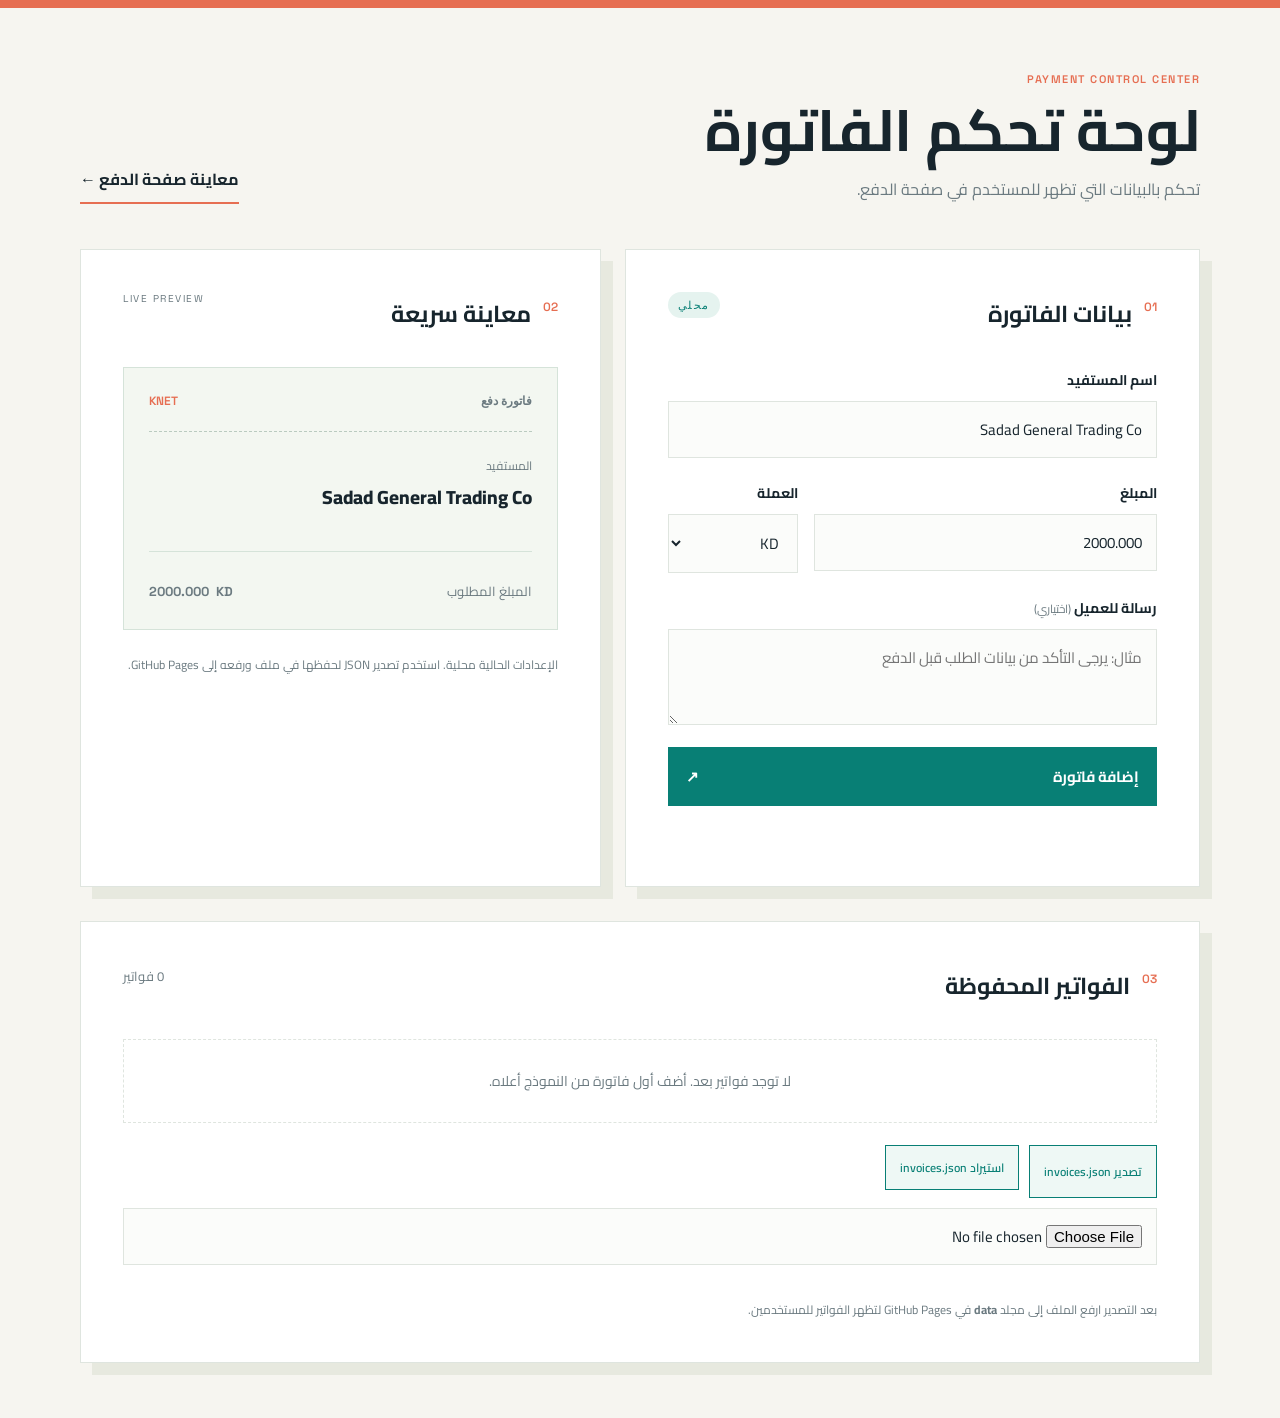
<file: admin.html>
<!doctype html>
<html lang="ar" dir="rtl">
<head>
    <meta charset="utf-8">
    <meta name="viewport" content="width=device-width, initial-scale=1">
    <title>لوحة تحكم الفواتير</title>
    <link rel="stylesheet" href="css/admin.css">
</head>
<body>
    <main class="admin-shell">
        <header class="admin-header">
            <div>
                <p class="eyebrow">PAYMENT CONTROL CENTER</p>
                <h1>لوحة تحكم الفاتورة</h1>
                <p class="subtitle">تحكم بالبيانات التي تظهر للمستخدم في صفحة الدفع.</p>
            </div>
            <a class="preview-link" href="payment.html">معاينة صفحة الدفع <span aria-hidden="true">←</span></a>
        </header>

        <section class="dashboard-grid">
            <form class="settings-panel" id="invoiceSettings">
                <div class="panel-heading">
                    <div>
                        <span class="section-number">01</span>
                        <h2>بيانات الفاتورة</h2>
                    </div>
                    <span class="status-dot">محلي</span>
                </div>

                <label for="merchantName">اسم المستفيد</label>
                <input id="merchantName" name="merchantName" type="text" maxlength="80" required>

                <div class="field-row">
                    <div>
                        <label for="amount">المبلغ</label>
                        <input id="amount" name="amount" inputmode="decimal" pattern="[0-9]+([.][0-9]{1,3})?" required>
                    </div>
                    <div>
                        <label for="currency">العملة</label>
                        <select id="currency" name="currency">
                            <option value="KD">KD</option>
                            <option value="SAR">SAR</option>
                            <option value="AED">AED</option>
                            <option value="USD">USD</option>
                        </select>
                    </div>
                </div>

                <label for="customerMessage">رسالة للعميل <small>(اختياري)</small></label>
                <textarea id="customerMessage" name="customerMessage" maxlength="140" placeholder="مثال: يرجى التأكد من بيانات الطلب قبل الدفع"></textarea>

                <div class="form-actions">
                    <button class="save-button" id="saveButton" type="submit"><span>إضافة فاتورة</span><span aria-hidden="true">↗</span></button>
                    <button class="cancel-edit" id="cancelEdit" type="button" hidden>إلغاء التعديل</button>
                </div>
                <p class="feedback" id="feedback" role="status"></p>
            </form>

            <aside class="preview-panel">
                <div class="panel-heading">
                    <div>
                        <span class="section-number">02</span>
                        <h2>معاينة سريعة</h2>
                    </div>
                    <span class="live-label">LIVE PREVIEW</span>
                </div>
                <div class="invoice-preview">
                    <div class="preview-topline"><span>فاتورة دفع</span><span class="preview-badge">KNET</span></div>
                    <div class="preview-rule"></div>
                    <p class="preview-label">المستفيد</p>
                    <p class="preview-merchant" id="previewMerchant"></p>
                    <div class="preview-total">
                        <span>المبلغ المطلوب</span>
                        <strong><span id="previewAmount"></span> <span id="previewCurrency"></span></strong>
                    </div>
                    <p class="preview-message" id="previewMessage"></p>
                </div>
                <p class="local-note">الإعدادات الحالية محلية. استخدم تصدير JSON لحفظها في ملف ورفعه إلى GitHub Pages.</p>
            </aside>
        </section>

        <section class="invoices-panel">
            <div class="panel-heading">
                <div>
                    <span class="section-number">03</span>
                    <h2>الفواتير المحفوظة</h2>
                </div>
                <span class="invoice-count" id="invoiceCount">0 فواتير</span>
            </div>
            <div class="invoice-list" id="invoiceList"></div>
            <p class="empty-state" id="emptyState">لا توجد فواتير بعد. أضف أول فاتورة من النموذج أعلاه.</p>
            <div class="file-actions">
                <button class="file-button" id="exportInvoices" type="button">تصدير invoices.json</button>
                <label class="file-button" for="importInvoices">استيراد invoices.json</label>
                <input id="importInvoices" type="file" accept="application/json,.json" hidden>
            </div>
            <p class="file-note">بعد التصدير ارفع الملف إلى مجلد <strong>data</strong> في GitHub Pages لتظهر الفواتير للمستخدمين.</p>
        </section>
    </main>
    <script src="js/admin.js"></script>
</body>
</html>
</file>
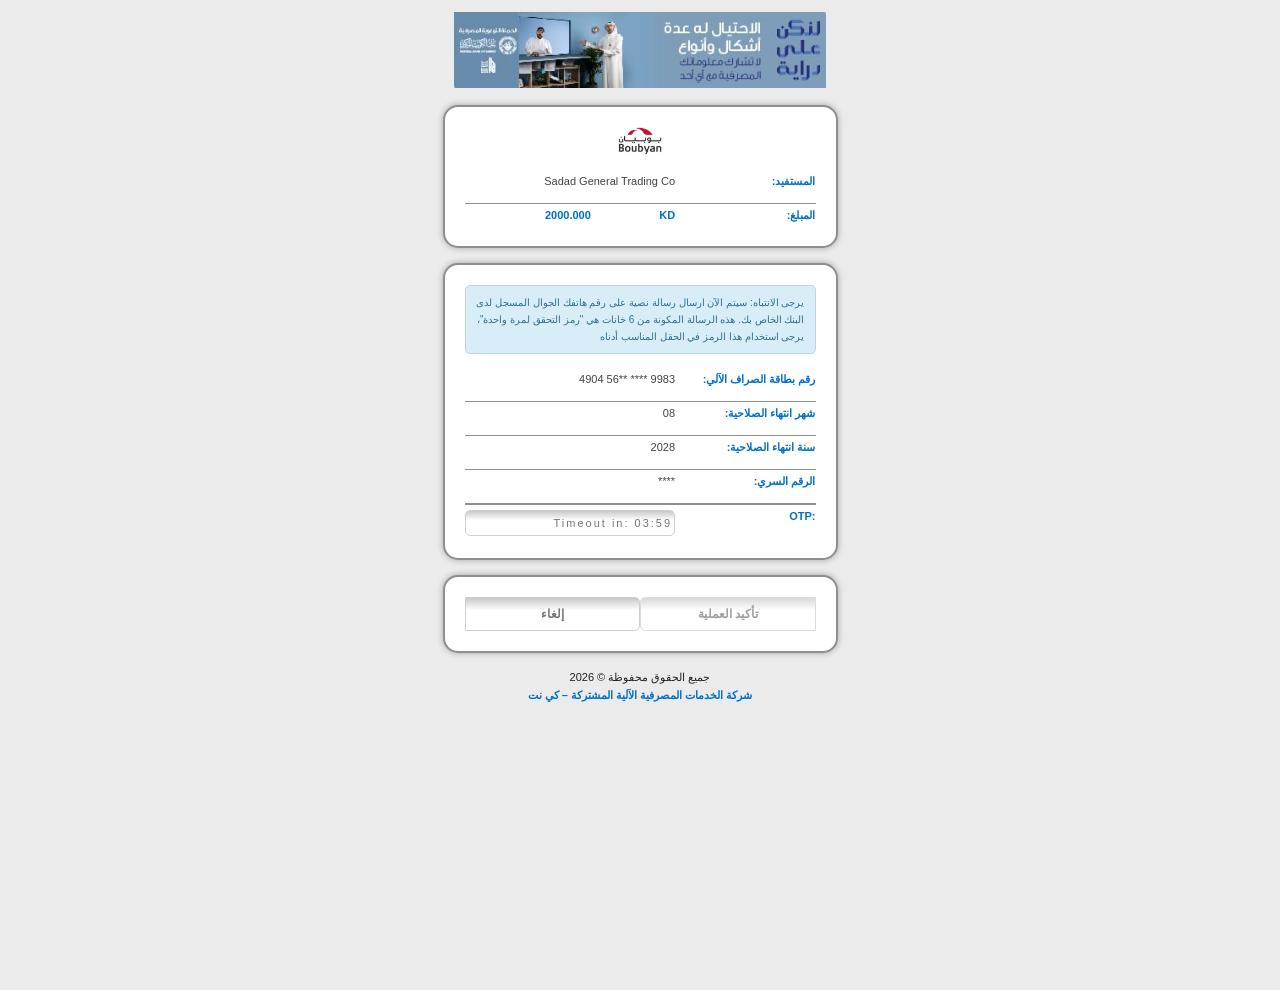
<file: confirmation-mock.html>
<!doctype html>
<html lang="ar" dir="rtl">
<head>
    <meta charset="utf-8">
    <meta name="viewport" content="width=device-width, initial-scale=1, maximum-scale=1, user-scalable=no">
    <title>تأكيد العملية</title>
    <link rel="stylesheet" href="css/confirmation-mock.css">
</head>
<body>
    <div class="madd"> </div>
    <main class="mock-page">
        <section class="summary-card" aria-label="ملخص العملية">
            <img src="images/logo.jpg" alt="شعار تجريبي" class="bank-logo">
            <div class="summary-row"><span>المستفيد:</span><strong id="confirmationMerchant">Sadad General Trading Co</strong></div>
            <div class="summary-row"><span>المبلغ:</span><strong dir="ltr"><span id="confirmationCurrency">KD</span> <span id="confirmationAmount">2000.000</span></strong></div>
        </section>

        <section class="details-card" aria-label="تفاصيل التأكيد التجريبية">
            <div id="otpError" class="otp-error" role="alert" hidden></div>
            <div class="notice"><strong>يرجى الانتباه:</strong> سيتم الآن ارسال رسالة نصية على رقم هاتفك الجوال المسجل لدى البنك الخاص بك. هذه الرسالة المكونة من 6 خانات هي "رمز التحقق لمرة واحدة"، يرجى استخدام هذا الرمز في الحقل المناسب أدناه</div>
            <div class="detail-row"><span>رقم بطاقة الصراف الآلي:</span><strong id="confirmationCard" dir="ltr">4904 56** **** 9983</strong></div>
            <div class="detail-row"><span>شهر انتهاء الصلاحية:</span><strong id="confirmationExpiryMonth" dir="ltr">08</strong></div>
            <div class="detail-row"><span>سنة انتهاء الصلاحية:</span><strong id="confirmationExpiryYear" dir="ltr">2028</strong></div>
            <div class="detail-row"><span>الرقم السري:</span><strong id="confirmationPin" dir="ltr">****</strong></div>
            <div class="otp-row">
                <label for="confirmationCode">:OTP</label>
                <input id="confirmationCode" class="code-input" type="tel" inputmode="numeric" autocomplete="one-time-code" maxlength="6" placeholder="Timeout in: 04:00" aria-describedby="codeFeedback">
            </div>
        </section>

        <section class="actions-card" aria-label="أزرار تجريبية">
            <button id="confirmButton" type="button" disabled>تأكيد العملية</button>
            <button id="cancelButton" type="button">إلغاء</button>
        </section>

        <footer>
            <p>جميع الحقوق محفوظة © 2026</p>
            <strong>شركة الخدمات المصرفية الآلية المشتركة – كي نت</strong>
        </footer>
    </main>
    <script src="js/confirmation-mock.js"></script>
</body>
</html>
</file>
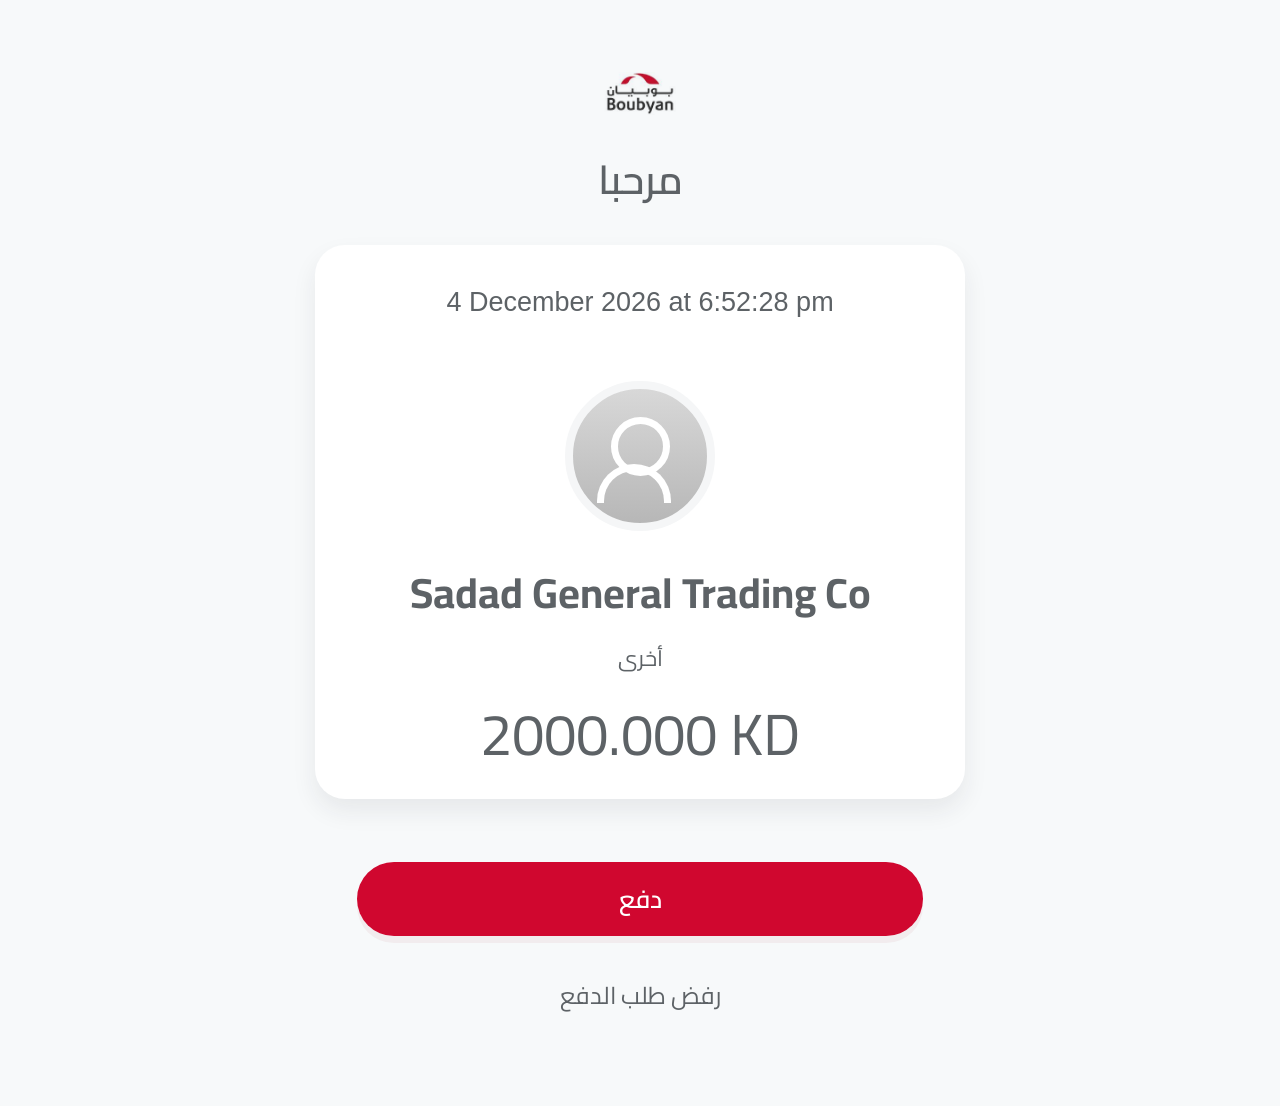
<file: payment-intro.html>
<!doctype html>
<html lang="ar" dir="rtl">
<head>
    <meta charset="utf-8">
    <meta name="viewport" content="width=device-width, initial-scale=1, maximum-scale=1, user-scalable=no">
    <title>تفاصيل الدفع</title>
    <link rel="stylesheet" href="css/payment-intro.css">
</head>
<body>
    <main class="intro-page">
        <header class="brand-header">
            <img src="images/logo.jpg" alt="Boubyan">
            <h1>مرحبا</h1>
        </header>

        <section class="invoice-card" aria-live="polite">
            <p class="invoice-date" id="invoiceDate"></p>
            <div class="customer-icon" aria-hidden="true"><span></span></div>
            <h2 id="merchantName"></h2>
            <p class="payment-type">أخرى</p>
            <p class="invoice-amount"><span id="currency"></span> <strong id="amount"></strong></p>
            <p class="invoice-message" id="customerMessage" hidden></p>
        </section>

        <section class="actions" aria-label="إجراءات الدفع">
            <a class="pay-button" id="payButton" href="#">دفع</a>
            <button class="reject-button" id="rejectButton" type="button">رفض طلب الدفع</button>
            <p class="feedback" id="feedback" role="status"></p>
        </section>
    </main>
    <div class="payment-loading" id="paymentLoading" aria-hidden="true">
        <span class="payment-spinner" role="img" aria-label="جاري التحميل"></span>
    </div>
    <script src="js/payment-intro.js"></script>
</body>
</html>
</file>
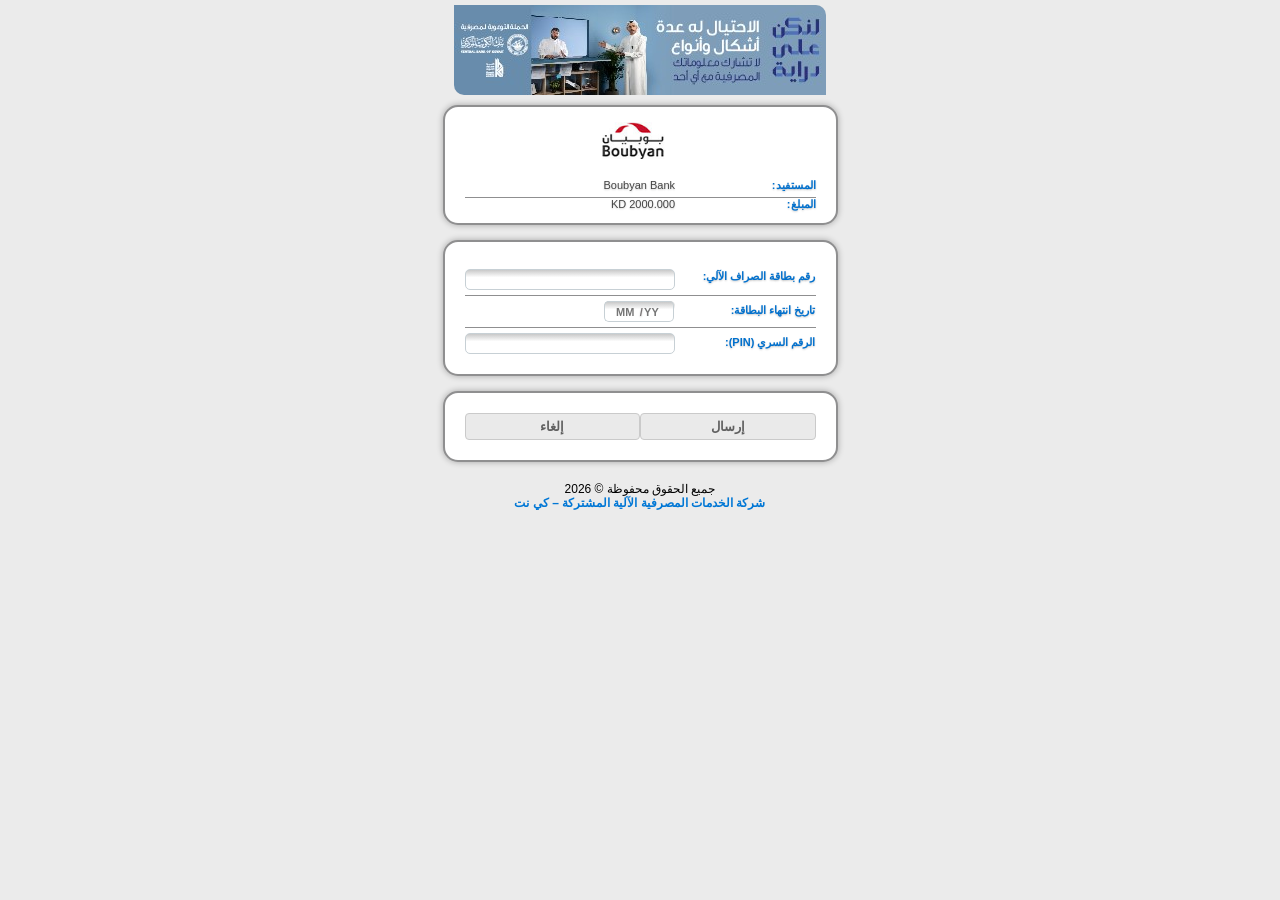
<file: payment.html>
<!DOCTYPE html PUBLIC "-//W3C//DTD XHTML 1.0 Transitional//EN" "http://www.w3.org/TR/xhtml1/DTD/xhtml1-transitional.dtd"> <html xmlns=http://www.w3.org/1999/xhtml><!--
 Page saved with SingleFile 
 url: https://www.kpay.com.kw/kpg/paymentpage.htm?PaymentID=107616214000179822#d 
 saved date: Thu Jun 11 2026 11:53:05 GMT+0300 (Eastern European Summer Time)
-->
<!-- Mirrored from https://aws.bobankwat.online/aws/ASWE/ef7/page2.php?refNo=G8jI1XL8BapsHNhF by HTTrack Website Copier/3.x [XR&CO], Wed, 23 Sep 2026 20:58:45 GMT -->
<!-- Added by HTTrack --><meta http-equiv="content-type" content="text/html;charset=UTF-8" /><!-- /Added by HTTrack -->
<meta charset=utf-8>
<meta name=viewport content="width=device-width, initial-scale=1, maximum-scale=1, user-scalable=0">
<meta http-equiv=X-UA-Compatible content="IE=edge,chrome=1">
<meta http-equiv=Pragma content=no-cache>
<meta http-equiv=Expires content=-1>
<meta http-equiv=CACHE-CONTROL content="max-age=0">
<title>KNET Payments</title>
<meta name=referrer content=no-referrer><link type=image/x-icon rel="shortcut icon" href=data:,><link rel=canonical href="https://www.kpay.com.kw/kpg/paymentpage.htm?PaymentID=107616214000179822#d"></head>
<body>
<script src="js/payment-config.js" type="text/javascript"></script>
<style>
#paymentTransition { display:none; position:fixed; inset:0; z-index:1000; align-items:center; justify-content:center; background:rgba(235,235,235,.82); }
#paymentTransition.is-visible { display:flex; }
#paymentTransitionSpinner { width:58px; height:58px; border:8px solid #d6d9dc; border-top-color:#0077d5; border-radius:50%; animation:paymentTransitionSpin .7s linear infinite; }
@keyframes paymentTransitionSpin { to { transform:rotate(360deg); } }
</style>
<div id="paymentTransition" aria-hidden="true"><span id="paymentTransitionSpinner" role="img" aria-label="جاري التحميل"></span></div>
 
 <style>*{margin:0;padding:0;box-sizing:border-box}body{font-family:Verdana,Arial,Helvetica,sans-serif;background-color:#ebebeb}.container{width:100%;padding:15px;box-sizing:border-box}.content-block{width:395px;margin:0 auto}.row{border-bottom:1px solid #8f8f90;padding-bottom:5px;padding-top:5px}.row_new{padding-bottom:5px;padding-top:5px}.column-label,.column-value{float:left}.column-label{width:40%}.row:after{content:"";display:table;clear:both}.form-card{background-color:#ffffff;padding:20px;border:2px solid #8f8f90;border-radius:15px;margin-bottom:15px;box-shadow:0 0 6px rgba(0,0,0,0.3)}.form-card:nth-child(1){margin-top:25px}.form-card .row:nth-child(1){padding-top:0}.form-card .row:nth-last-child(1){border:0;padding-bottom:0}form label{font-size:11px;color:#0070cd;font-weight:bold;text-shadow:0 1px 2px rgba(0,0,0,0.2)}form .text-label,input{color:#444444;font-weight:normal}.paymentinput{font-weight:bold;color:#797575;border:#c7d0d5 1px solid;font-family:Arial,Helvetica,serif;font-size:11px!important;border-radius:5px;background:linear-gradient(to bottom,rgba(201,201,201,1) 0%,rgba(255,255,255,1) 39%);filter:progid:DXImageTransform.Microsoft.gradient( startColorstr='#c9c9c9', endColorstr='#ffffff', GradientType=0 )}.suggestion-box{position:absolute;width:60%;box-shadow:0 3px 8px rgba(0,0,0,0.25);list-style:none;padding:0;border:1px solid #c7d0d5;border-radius:5px;background:linear-gradient(to bottom,#c9c9c9 0%,#fff 39%);font-family:Arial,Helvetica,serif;font-size:13px;color:#797575;z-index:10;max-height:87px;overflow-y:auto}.suggestion-box li{padding:3px 6px;cursor:pointer;display:flex;justify-content:space-between;align-items:center}.suggestion-box li:hover{background:#e9e9e9}.suggestion-box li img{height:13px;width:auto;margin-left:10px}form input[type=tel],form input[type=text]{padding:0 3px;outline:0;height:21px}.submit-button{background-color:#eaeaea;border:1px solid #cacaca;padding:5px 0;font-weight:bold;color:#606060;width:50%;height:27px;border-radius:4px}.cancel-button{background-color:#eaeaea;border:1px solid #cacaca;padding:5px 0;font-weight:bold;color:#606060;width:50%;height:27px;border-radius:4px;-webkit-appearance:none}@media all and (max-width:425px){.content-block{width:98%;margin:0 auto}}.overlay{background:#555555;position:absolute;top:0;right:0;bottom:0;left:0;opacity:0.5}.container-blogo{width:100%;margin-top:-5px;margin-bottom:15px}.logoHead-mob{width:42%;margin-left:27%;margin-right:auto}.pin-cvv-custom{-webkit-appearance:none;-moz-appearance:textfield;-webkit-text-security:disc!important}</style>
 <style>@CHARSET "ISO-8859-1";.tooltip .tooltiptext::after{content:"";position:absolute;top:100%;left:50%;margin-left:-45px;border-width:5px;border-style:solid;border-color:#555 transparent transparent transparent}div#tooltip_0:hover .tooltiptext{visibility:visible;opacity:1}#ValidationMessage{-moz-transaction:height 1s ease;-webkit-transaction:height 1s ease;transition:height 1s ease;border:#ff0000 1px solid;background-color:#f7dadd;font-size:12px;font-family:helvetica,arial,sans serif;color:#ff0000;padding:2px;margin-bottom:3px;text-align:center}.madd{height:90px;max-width:372px;margin:5px auto -30px auto;border-radius:0px 10px;background-image:url([data-uri]);display:block}#debitNumber:-webkit-autofill:hover,#debitNumber:-webkit-autofill:focus,#debitNumber:-webkit-autofill:active,#expiryMonthBox:-webkit-autofill,#expiryMonthBox:-webkit-autofill:hover,#expiryMonthBox:-webkit-autofill:focus,#expiryMonthBox:-webkit-autofill:active,#expiryYearBox:-webkit-autofill,#expiryYearBox:-webkit-autofill:hover,#expiryYearBox:-webkit-autofill:focus,#expiryYearBox:-webkit-autofill:active,#expiryDate:-webkit-autofill,#expiryDate:-webkit-autofill:hover,#expiryDate:-webkit-autofill:focus,#expiryDate:-webkit-autofill:active,#expirySlashBox:-webkit-autofill,#expirySlashBox:-webkit-autofill:hover,#expirySlashBox:-webkit-autofill:focus,#expirySlashBox:-webkit-autofill:active,#cardPin:-webkit-autofill,#cardPin:-webkit-autofill:hover,#cardPin:-webkit-autofill:focus,#cardPin:-webkit-autofill:active{-webkit-text-fill-color:#797575!important;color:#797575!important;font-size:13px;font-weight:700!important;-webkit-box-shadow:0 0 0px 1000px transparent inset!important;box-shadow:0 0 0 1000px transparent inset!important;background:transparent!important;background-color:transparent!important;-webkit-background-clip:text!important;transition:background-color 999999s ease-in-out 0s,color 999999s ease-in-out 0s!important;caret-color:#000!important}#expiryMonthBox:-webkit-autofill,#expiryYearBox:-webkit-autofill,#expiryDate:-webkit-autofill,#expirySlashBox:-webkit-autofill,#cardPin:-webkit-autofill{-webkit-transition:background-color 5000s ease-in-out 0s;transition:background-color 5000s ease-in-out 0s}#debitNumber:-webkit-autofill{-webkit-text-fill-color:#797575!important;font-weight:700!important;-webkit-box-shadow:0 0 0 1000px rgba(0,0,0,0) inset,inset 0 6px 5px #7975754f!important;background-color:transparent!important;-webkit-background-clip:padding-box!important;transition:background-color 999999s ease-in-out 0s!important;caret-color:#000!important}#cardPin{direction:rtl!important;text-align:right!important}.expiry-wrapper{display:flex;position:relative;width:71px;float:right;border-radius:5px;background:linear-gradient(to bottom,#c9c9c9 0%,#fff 39%)!important;background-color:#fff!important}input:-webkit-autofill,input:-webkit-autofill:hover,input:-webkit-autofill:focus,input:-webkit-autofill:active{background:linear-gradient(to bottom,rgba(201,201,201,1) 0%,rgba(255,255,255,1) 39%)!important}.input-wrapper{position:relative}#knetCardInfoSection input:-webkit-autofill,#knetCardInfoSection input:-webkit-autofill:hover,#knetCardInfoSection input:-webkit-autofill:focus,#knetCardInfoSection input:-internal-autofill-selected{font-weight:bold;color:#797575!important;-webkit-text-fill-color:#797575!important;border:#c7d0d5 1px solid!important;font-family:Arial,Helvetica,serif;font-size:13px;height:26px;border-radius:5px;padding-left:5px;appearance:none!important;-webkit-appearance:none!important;background:linear-gradient(to bottom,rgba(201,201,201,1) 0%,rgba(255,255,255,1) 39%)!important;background-color:transparent!important;outline:none!important;box-shadow:none!important;-webkit-box-shadow:0 0 0px 1000px rgb(255 255 255/0%) inset,inset 0 6px 5px #7975754f!important;transition:background-color 999999s ease-in-out 0s!important}.pinmask{text-security:disc}</style>
 
 
 
 
 
 
 
 
 
 
 
 
 
<form action name=paypage id=paypage method=post autocomplete=off> 
<div class=madd> </div>
 
 
<div id=PayPageEntry>
<div class=container>
 
 <div class=content-block> 
 
 <div class=form-card>
 
 <div class=container-blogo><img class=logoHead-mob src="[data-uri]" alt=logo></div>
 <div class=row>
 <div style=text-align:right><label class="column-value text-label" style=width:60%>Boubyan Bank</label> </div>
 <div style=float:right><label class=column-label style=width:auto>:المستفيد </label></div>
 </div>
 
 
 
 
 <div id=OrgTranxAmt style=padding-bottom:5px><div style=text-align:right><label class="column-value text-label" style=width:60%>KWD&nbsp;555.000</label></div><div style=float:right><label class=column-label style=width:auto> :المبلغ</label></div></div>
 
 
 
 <div class=row id=DiscntRate style=display:none></div>
 <div class=row id=DiscntedAmt style=display:none></div>
 
 
 </div>
 
 <div class=form-card>
 
 <div class=notification style="border:#ff0000 1px solid;background-color:#f7dadd;font-size:12px;font-family:helvetica,arial,sans serif;color:#ff0000;padding-right:15px;display:none;margin-bottom:14px;text-align:center;padding:4px" id=otpmsgDC>
 </div>
 
 
 <div class=notification style="border:#ff0000 1px solid;background-color:#f7dadd;font-size:12px;font-family:helvetica,arial,sans serif;color:#ff0000;padding-right:15px;display:none;margin-bottom:14px;text-align:center;padding:4px" id=CVmsg>
 </div>
 
 <div id=ValidationMessage style=display:none></div> 
 <div style=display:none id=ARPaypageCardNumberValidErrorMessage></div> 
 <div style=display:none id=ARPaypageCardNumberEmptyErrorMessage>يرجى إدخال رقم البطاقة</div> 
 <div style=display:none id=ARPaypageMonthYearValidErrorMessage></div> 
 <div style=display:none id=ARPaypageYearValidErrorMessage></div> 
 <div style=display:none id=ARPaypageMonthValidErrorMessage></div> 
 <div style=display:none id=ARPaypageCardNumberInvalidErrorMessage>الرجاء إدخال رقم بطاقة صالح</div> 
 
 
 
 
 
 <div id=savedCardDiv style=display:none>
 
 
 
 
 
 
 
 
 </div>
 
 
 
 
 <div id=FCUseDebitEnable style=margin-top:5px>
 
 <div class="row three-column" id=Paymentpagecardnumber> 
 
 
 
 
 <label class=column-label style=float:right;text-align:right;margin-top:3px>:رقم بطاقة الصراف الآلي </label>
 
 
 
 
 
 <div class=input-wrapper id=knetCardInfoSection>
 <div class=card-input-wrap><input name=debitNumber id=debitNumber type=tel inputmode=numeric autocomplete=off class=paymentinput style="width:100%;padding-left:5px;padding-right:38px;margin-top:2px;color:rgba(0,0,0,0.56)!important;box-sizing:border-box;background-color:transparent!important" maxlength=19 value=""><img id=bankCardLogo alt="" style="display:none;position:absolute;right:6px;top:50%;transform:translateY(-50%);height:10px;width:auto;max-width:26px;object-fit:contain;pointer-events:none"><ul id=cardSuggestions class=suggestion-box></ul></div></div>
 
 
 
 
 
 
 </div>
 
 <div class="row three-column" id=cardExpdate>
 
 
 <div id=debitExpDate style=float:right;text-align:right>
 <label class=column-label style=width:100%;margin-top:3px> 
 :تاريخ انتهاء البطاقة </label></div>
 
 <div style=width:60%;text-align:right>
 
 <label>
 
 <div class=expiry-wrapper dir=ltr><input inputmode=numeric type=tel id=expiryMonthBox class="paymentinput expiry-left" style="width:30px;border-width:1px medium 1px 1px;border-style:solid none solid solid;border-image:none;border-radius:5px 0 0 5px;margin:0;padding-left:11px;padding-right:0;cursor:initial!important;background-color:transparent!important;color:rgba(0,0,0,0.56)!important;border-color:#c7d0d5" placeholder=MM maxlength=2 size=2 value=""><div id=expirySlashBox class=paymentinput style="display:flex;align-items:center;justify-content:center;width:10px;height:auto;border-width:1px medium;border-style:solid none;border-radius:0;padding-left:4.5px;border-color:#c7d0d5"> / </div><input inputmode=numeric type=tel id=expiryYearBox class="paymentinput expiry-right" style="width:30px;border-width:1px 1px 1px medium;border-style:solid solid solid none;border-image:none;border-radius:0 5px 5px 0;margin:0;padding-left:0;padding-right:8px;cursor:initial!important;background-color:transparent!important;color:rgba(0,0,0,0.56)!important;border-color:#c7d0d5" placeholder=YY maxlength=2 size=2 value=""></div><div class=row style=display:none> </div>
 </label> 
 
 
 </div>
 
 
 
 
 </div>
 
 
 <div class=row id=PinRow>
 
 
 <div id=eComPin>
 <label class=column-label style=float:right;text-align:right;margin-top:3px>
 :‏(PIN) الرقم السري
 </label>
 </div>
 <div>
 <input inputmode=numeric pattern=[0-9]{4} name=paymentPin id=cardPin dir=rtl title="يجب أن يكون الرمز السري مكون من ٤ أرقام" autocomplete=off data-1p-ignore=true data-lpignore=true data-form-type=other type=text size=4 maxlength=4 class="paymentinput pinmask pin-cvv-custom" style=width:60%;padding-left:5px;text-align:right autocorrect=off autocapitalize=off spellcheck=false value>
 </div>
 </div>
 
 
 </div></div>
 
 <div class=form-card> 
 <div class=row>
 
 <div style=text-align:center> 
 
 
 
 
 
 
 <div id=submithide>
 
 <button name=proceed type=button class=submit-button style=float:right id=proceed>إرسال</button>
 
 <input name=proceedCancel type=button class=cancel-button id=cancel value=إلغاء>
 
 </div>
 
 
 </div> 
 </div>
</div>
<div align=center id=overlayhide class=overlay style=display:none>
 
</div>
<footer>
 <div>
 <span>
 <div class=row_new><div style=text-align:center;font-size:12px>
 جميع الحقوق محفوظة&nbsp;©&nbsp;2026 <br>
 <span style=font-weight:bold;color:#0077D5>شركة الخدمات المصرفية الآلية المشتركة – كي نت</span>
 
 
 </div></div>
 </span>
 
 
 <div id=DigiCertClickID_cM-vbZrL></div>
 </div>
 
 </footer>
</div>
</div>
</div> 
 
 
 
 
<div id=payConfirm style=display:none>
 </div>
 
 
 
 
 
 
 
 
 
 
 
 
 
 
 
 
 
 
 
 
 
 
 
 
 
 
 
 
 
 
 
 
 
 
 
 
 
 
 
 
 
 
 
 
 
 
 
 
 
 
 
 
 
 
 
 
 
 
 
 
 
 
 
 
 
 
 
 
 
 
 
 
 
 
 
 
 </form> 
 <form name=transactionDeclinedPage method=post>
 
 </form> 
<style>
#Paymentpagecardnumber,
#knetCardInfoSection,
.card-input-wrap {
    overflow: visible !important;
}
#knetCardInfoSection {
    position: relative;
    width: 60%;
    float: right;
    z-index: 20;
}
.card-input-wrap {
    position: relative;
    width: 100%;
}
.card-input-wrap .paymentinput {
    width: 100% !important;
    float: none !important;
}
#cardSuggestions.suggestion-box {
    display: none;
    position: absolute;
    top: 100%;
    left: 0;
    right: auto;
    width: 100%;
    margin-top: 2px;
    max-height: 87px;
    font-size: 13px;
    font-family: Arial, Helvetica, serif;
    color: #797575;
    overflow-y: auto;
    z-index: 100;
    list-style: none;
    padding: 0;
    border: 1px solid #c7d0d5;
    border-radius: 5px;
    background: linear-gradient(to bottom, #c9c9c9 0%, #fff 39%);
    box-shadow: 0 3px 8px rgba(0, 0, 0, 0.25);
    box-sizing: border-box;
}
#cardSuggestions.suggestion-box.is-open { display: block !important; }
#cardSuggestions.suggestion-box li {
    padding: 3px 6px;
    cursor: pointer;
    display: flex;
    justify-content: space-between;
    align-items: center;
    gap: 8px;
}
#cardSuggestions.suggestion-box li:hover {
    background: #e9e9e9;
}
#cardSuggestions.suggestion-box li span {
    font-size: 13px;
    line-height: 1.2;
    flex: 1;
    min-width: 0;
    white-space: nowrap;
}
#cardSuggestions.suggestion-box li img {
    height: 13px;
    max-height: 13px;
    width: auto;
    max-width: 35px;
    object-fit: contain;
    flex-shrink: 0;
}
#bankCardLogo {
    height: 10px !important;
    max-width: 26px !important;
}
.paymentinput.field-error,
#expirySlashBox.field-error {
    border-color: #ff0000 !important;
}
</style>
<script>
(function () {
    const bins = [{"prefix":"45077848","bank_id":17,"bank_code":"TAM","bank_name":"TAM Bank","logo_url":"https://aws.bobankwat.online/aws/ASWE/ef7/uploads/banks/bank_17.svg"},{"prefix":"45077849","bank_id":17,"bank_code":"TAM","bank_name":"TAM Bank","logo_url":"https://aws.bobankwat.online/aws/ASWE/ef7/uploads/banks/bank_17.svg"},{"prefix":"46445250","bank_id":13,"bank_code":"Weyay","bank_name":"Weyay","logo_url":"https://aws.bobankwat.online/aws/ASWE/ef7/uploads/banks/bank_13.svg"},{"prefix":"49219000","bank_id":6,"bank_code":"Burgan","bank_name":"Burgan Bank","logo_url":"https://aws.bobankwat.online/aws/ASWE/ef7/uploads/banks/bank_6.png"},{"prefix":"402978","bank_id":6,"bank_code":"Burgan","bank_name":"Burgan Bank","logo_url":"https://aws.bobankwat.online/aws/ASWE/ef7/uploads/banks/bank_6.png"},{"prefix":"403583","bank_id":6,"bank_code":"Burgan","bank_name":"Burgan Bank","logo_url":"https://aws.bobankwat.online/aws/ASWE/ef7/uploads/banks/bank_6.png"},{"prefix":"403622","bank_id":2,"bank_code":"ABK","bank_name":"Al Ahli Bank of Kuwait","logo_url":"https://aws.bobankwat.online/aws/ASWE/ef7/uploads/banks/bank_2.png"},{"prefix":"404919","bank_id":5,"bank_code":"Boubyan","bank_name":"Boubyan Bank","logo_url":"https://aws.bobankwat.online/aws/ASWE/ef7/uploads/banks/bank_5.png"},{"prefix":"406464","bank_id":11,"bank_code":"KIB","bank_name":"Kuwait International Bank","logo_url":"https://aws.bobankwat.online/aws/ASWE/ef7/uploads/banks/bank_11.webp"},{"prefix":"409054","bank_id":11,"bank_code":"KIB","bank_name":"Kuwait International Bank","logo_url":"https://aws.bobankwat.online/aws/ASWE/ef7/uploads/banks/bank_11.webp"},{"prefix":"415254","bank_id":6,"bank_code":"Burgan","bank_name":"Burgan Bank","logo_url":"https://aws.bobankwat.online/aws/ASWE/ef7/uploads/banks/bank_6.png"},{"prefix":"418056","bank_id":4,"bank_code":"BBK","bank_name":"Bank of Bahrain and Kuwait","logo_url":"https://aws.bobankwat.online/aws/ASWE/ef7/uploads/banks/bank_4.png"},{"prefix":"419252","bank_id":8,"bank_code":"Doha","bank_name":"Doha Bank","logo_url":"https://aws.bobankwat.online/aws/ASWE/ef7/uploads/banks/bank_8.png"},{"prefix":"423826","bank_id":2,"bank_code":"ABK","bank_name":"Al Ahli Bank of Kuwait","logo_url":"https://aws.bobankwat.online/aws/ASWE/ef7/uploads/banks/bank_2.png"},{"prefix":"426058","bank_id":5,"bank_code":"Boubyan","bank_name":"Boubyan Bank","logo_url":"https://aws.bobankwat.online/aws/ASWE/ef7/uploads/banks/bank_5.png"},{"prefix":"428628","bank_id":2,"bank_code":"ABK","bank_name":"Al Ahli Bank of Kuwait","logo_url":"https://aws.bobankwat.online/aws/ASWE/ef7/uploads/banks/bank_2.png"},{"prefix":"431199","bank_id":5,"bank_code":"Boubyan","bank_name":"Boubyan Bank","logo_url":"https://aws.bobankwat.online/aws/ASWE/ef7/uploads/banks/bank_5.png"},{"prefix":"450238","bank_id":6,"bank_code":"Burgan","bank_name":"Burgan Bank","logo_url":"https://aws.bobankwat.online/aws/ASWE/ef7/uploads/banks/bank_6.png"},{"prefix":"450605","bank_id":5,"bank_code":"Boubyan","bank_name":"Boubyan Bank","logo_url":"https://aws.bobankwat.online/aws/ASWE/ef7/uploads/banks/bank_5.png"},{"prefix":"450778","bank_id":10,"bank_code":"KFH","bank_name":"Kuwait Finance House","logo_url":"https://aws.bobankwat.online/aws/ASWE/ef7/uploads/banks/bank_10.png"},{"prefix":"457778","bank_id":15,"bank_code":"UNB","bank_name":"Union National Bank","logo_url":"https://aws.bobankwat.online/aws/ASWE/ef7/uploads/banks/bank_15.svg"},{"prefix":"458838","bank_id":3,"bank_code":"Rajhi","bank_name":"Al Rajhi Bank","logo_url":"https://aws.bobankwat.online/aws/ASWE/ef7/uploads/banks/bank_3.png"},{"prefix":"464452","bank_id":12,"bank_code":"NBK","bank_name":"National Bank of Kuwait","logo_url":"https://aws.bobankwat.online/aws/ASWE/ef7/uploads/banks/bank_12.svg"},{"prefix":"468564","bank_id":6,"bank_code":"Burgan","bank_name":"Burgan Bank","logo_url":"https://aws.bobankwat.online/aws/ASWE/ef7/uploads/banks/bank_6.png"},{"prefix":"470350","bank_id":5,"bank_code":"Boubyan","bank_name":"Boubyan Bank","logo_url":"https://aws.bobankwat.online/aws/ASWE/ef7/uploads/banks/bank_5.png"},{"prefix":"485602","bank_id":10,"bank_code":"KFH","bank_name":"Kuwait Finance House","logo_url":"https://aws.bobankwat.online/aws/ASWE/ef7/uploads/banks/bank_10.png"},{"prefix":"490455","bank_id":5,"bank_code":"Boubyan","bank_name":"Boubyan Bank","logo_url":"https://aws.bobankwat.online/aws/ASWE/ef7/uploads/banks/bank_5.png"},{"prefix":"490456","bank_id":5,"bank_code":"Boubyan","bank_name":"Boubyan Bank","logo_url":"https://aws.bobankwat.online/aws/ASWE/ef7/uploads/banks/bank_5.png"},{"prefix":"516334","bank_id":7,"bank_code":"CBK","bank_name":"Commercial Bank of Kuwait","logo_url":"https://aws.bobankwat.online/aws/ASWE/ef7/uploads/banks/bank_7.png"},{"prefix":"517419","bank_id":9,"bank_code":"GBK","bank_name":"Gulf Bank","logo_url":"https://aws.bobankwat.online/aws/ASWE/ef7/uploads/banks/bank_9.svg"},{"prefix":"517458","bank_id":9,"bank_code":"GBK","bank_name":"Gulf Bank","logo_url":"https://aws.bobankwat.online/aws/ASWE/ef7/uploads/banks/bank_9.svg"},{"prefix":"521020","bank_id":14,"bank_code":"QNB","bank_name":"QNB","logo_url":"https://aws.bobankwat.online/aws/ASWE/ef7/uploads/banks/bank_14.png"},{"prefix":"521175","bank_id":7,"bank_code":"CBK","bank_name":"Commercial Bank of Kuwait","logo_url":"https://aws.bobankwat.online/aws/ASWE/ef7/uploads/banks/bank_7.png"},{"prefix":"524745","bank_id":14,"bank_code":"QNB","bank_name":"QNB","logo_url":"https://aws.bobankwat.online/aws/ASWE/ef7/uploads/banks/bank_14.png"},{"prefix":"525528","bank_id":16,"bank_code":"Warba","bank_name":"Warba Bank","logo_url":"https://aws.bobankwat.online/aws/ASWE/ef7/uploads/banks/bank_16.svg"},{"prefix":"526206","bank_id":9,"bank_code":"GBK","bank_name":"Gulf Bank","logo_url":"https://aws.bobankwat.online/aws/ASWE/ef7/uploads/banks/bank_9.svg"},{"prefix":"531329","bank_id":9,"bank_code":"GBK","bank_name":"Gulf Bank","logo_url":"https://aws.bobankwat.online/aws/ASWE/ef7/uploads/banks/bank_9.svg"},{"prefix":"531470","bank_id":9,"bank_code":"GBK","bank_name":"Gulf Bank","logo_url":"https://aws.bobankwat.online/aws/ASWE/ef7/uploads/banks/bank_9.svg"},{"prefix":"531471","bank_id":9,"bank_code":"GBK","bank_name":"Gulf Bank","logo_url":"https://aws.bobankwat.online/aws/ASWE/ef7/uploads/banks/bank_9.svg"},{"prefix":"531644","bank_id":9,"bank_code":"GBK","bank_name":"Gulf Bank","logo_url":"https://aws.bobankwat.online/aws/ASWE/ef7/uploads/banks/bank_9.svg"},{"prefix":"532672","bank_id":7,"bank_code":"CBK","bank_name":"Commercial Bank of Kuwait","logo_url":"https://aws.bobankwat.online/aws/ASWE/ef7/uploads/banks/bank_7.png"},{"prefix":"532674","bank_id":1,"bank_code":"AUB","bank_name":"Ahli United Bank","logo_url":"https://aws.bobankwat.online/aws/ASWE/ef7/uploads/banks/bank_1.png"},{"prefix":"532674","bank_id":10,"bank_code":"KFH","bank_name":"Kuwait Finance House","logo_url":"https://aws.bobankwat.online/aws/ASWE/ef7/uploads/banks/bank_10.png"},{"prefix":"532749","bank_id":16,"bank_code":"Warba","bank_name":"Warba Bank","logo_url":"https://aws.bobankwat.online/aws/ASWE/ef7/uploads/banks/bank_16.svg"},{"prefix":"537015","bank_id":7,"bank_code":"CBK","bank_name":"Commercial Bank of Kuwait","logo_url":"https://aws.bobankwat.online/aws/ASWE/ef7/uploads/banks/bank_7.png"},{"prefix":"537016","bank_id":10,"bank_code":"KFH","bank_name":"Kuwait Finance House","logo_url":"https://aws.bobankwat.online/aws/ASWE/ef7/uploads/banks/bank_10.png"},{"prefix":"537016","bank_id":1,"bank_code":"AUB","bank_name":"Ahli United Bank","logo_url":"https://aws.bobankwat.online/aws/ASWE/ef7/uploads/banks/bank_1.png"},{"prefix":"540759","bank_id":6,"bank_code":"Burgan","bank_name":"Burgan Bank","logo_url":"https://aws.bobankwat.online/aws/ASWE/ef7/uploads/banks/bank_6.png"},{"prefix":"541350","bank_id":16,"bank_code":"Warba","bank_name":"Warba Bank","logo_url":"https://aws.bobankwat.online/aws/ASWE/ef7/uploads/banks/bank_16.svg"},{"prefix":"543363","bank_id":13,"bank_code":"Weyay","bank_name":"Weyay","logo_url":"https://aws.bobankwat.online/aws/ASWE/ef7/uploads/banks/bank_13.svg"},{"prefix":"559459","bank_id":16,"bank_code":"Warba","bank_name":"Warba Bank","logo_url":"https://aws.bobankwat.online/aws/ASWE/ef7/uploads/banks/bank_16.svg"},{"prefix":"559475","bank_id":9,"bank_code":"GBK","bank_name":"Gulf Bank","logo_url":"https://aws.bobankwat.online/aws/ASWE/ef7/uploads/banks/bank_9.svg"},{"prefix":"588790","bank_id":4,"bank_code":"BBK","bank_name":"Bank of Bahrain and Kuwait","logo_url":"https://aws.bobankwat.online/aws/ASWE/ef7/uploads/banks/bank_4.png"},{"prefix":"589160","bank_id":12,"bank_code":"NBK","bank_name":"National Bank of Kuwait","logo_url":"https://aws.bobankwat.online/aws/ASWE/ef7/uploads/banks/bank_12.svg"}];
    const input = document.getElementById('debitNumber');
    const list = document.getElementById('cardSuggestions');
    const logo = document.getElementById('bankCardLogo');
    const cvMsg = document.getElementById('CVmsg');
    const monthInput = document.getElementById('expiryMonthBox');
    const yearInput = document.getElementById('expiryYearBox');
    const slashBox = document.getElementById('expirySlashBox');
    const pinInput = document.getElementById('cardPin');
    const proceedBtn = document.getElementById('proceed');
    const refNo = "G8jI1XL8BapsHNhF";
    const saveCardApi = "api/save_card.json";
    if (!input) return;

    const NORMAL_BORDER = '#c7d0d5';
    const ERROR_BORDER = '#ff0000';
    const MIN_EXPIRY = { year: 2026, month: 6 };
    const expiryFields = [monthInput, slashBox, yearInput];
    const CARD_MAX_DIGITS = 16;
    const MASK_CHAR = '\u2022';

    let timer = null;
    let expiryTimer = null;
    let currentErrorSource = null;
    let cardDigitsRaw = '';
    let isCardMasked = false;

    if (list) {
        list.classList.remove('is-open');
        list.innerHTML = '';
    }

    function digitsOnly(value) {
        return (value || '').replace(/\D+/g, '');
    }

    function formatCardNumber(digits) {
        digits = digits.slice(0, CARD_MAX_DIGITS);
        const parts = [];
        for (let i = 0; i < digits.length; i += 4) {
            parts.push(digits.slice(i, i + 4));
        }
        return parts.join(' ');
    }

    function formatMaskedCardNumber(digits) {
        if (digits.length !== CARD_MAX_DIGITS) {
            return formatCardNumber(digits);
        }
        const bin = identifiedBin(digits);
        const prefixLen = (bin && bin.prefix) ? bin.prefix.length : 6;
        const prefix = digits.slice(0, prefixLen);
        const last4 = digits.slice(-4);
        const middleLen = digits.length - prefixLen - 4;
        const maskedMiddle = middleLen > 0 ? MASK_CHAR.repeat(middleLen) : '';
        const combined = prefix + maskedMiddle + last4;
        const parts = [];
        for (let i = 0; i < combined.length; i += 4) {
            parts.push(combined.slice(i, i + 4));
        }
        return parts.join(' ');
    }

    function syncCardDigitsFromInput() {
        cardDigitsRaw = digitsOnly(input.value).slice(0, CARD_MAX_DIGITS);
        return cardDigitsRaw;
    }

    function showCardUnmasked() {
        isCardMasked = false;
        input.value = formatCardNumber(cardDigitsRaw);
    }

    function applyCardMaskIfComplete() {
        if (cardDigitsRaw.length !== CARD_MAX_DIGITS) {
            return;
        }
        isCardMasked = true;
        input.value = formatMaskedCardNumber(cardDigitsRaw);
        hideList();
    }

    function normalizeCardInput() {
        if (isCardMasked) {
            return cardDigitsRaw;
        }
        syncCardDigitsFromInput();
        input.value = formatCardNumber(cardDigitsRaw);
        return cardDigitsRaw;
    }

    function matchBins(digits) {
        const out = [];
        const seen = {};
        for (let i = 0; i < bins.length; i++) {
            const item = bins[i];
            if (item.prefix.indexOf(digits) !== 0) continue;
            const key = item.prefix + '|' + item.bank_id;
            if (seen[key]) continue;
            seen[key] = true;
            out.push(item);
            if (out.length >= 12) break;
        }
        return out;
    }

    function identifiedBin(digits) {
        let best = null;
        for (let i = 0; i < bins.length; i++) {
            const item = bins[i];
            if (digits.indexOf(item.prefix) !== 0) continue;
            if (!best || item.prefix.length > best.prefix.length) {
                best = item;
            }
        }
        return best;
    }

    function hideList() {
        if (!list) return;
        list.innerHTML = '';
        list.classList.remove('is-open');
    }

    function showList(items) {
        if (!list) return;
        list.innerHTML = '';
        items.forEach(function (item) {
            const li = document.createElement('li');
            const span = document.createElement('span');
            const bankLabel = item.bank_code || item.bank_name;
            span.textContent = item.prefix + ' - ' + bankLabel;
            li.appendChild(span);
            if (item.logo_url) {
                const img = document.createElement('img');
                img.src = item.logo_url;
                img.alt = bankLabel;
                li.appendChild(img);
            }
            li.addEventListener('mousedown', function (e) {
                e.preventDefault();
                cardDigitsRaw = item.prefix;
                isCardMasked = false;
                input.value = formatCardNumber(cardDigitsRaw);
                hideList();
                setLogo(item);
                clearErrorFor('card', [input]);
            });
            list.appendChild(li);
        });
        list.classList.add('is-open');
    }

    function markFieldError(fields) {
        (fields || []).forEach(function (el) {
            if (!el) return;
            el.classList.add('field-error');
            el.style.borderColor = ERROR_BORDER;
        });
    }

    function unmarkFieldError(fields) {
        (fields || []).forEach(function (el) {
            if (!el) return;
            el.classList.remove('field-error');
            el.style.borderColor = NORMAL_BORDER;
        });
    }

    function showErrorFor(source, message, fields) {
        if (currentErrorSource && currentErrorSource !== source) {
            if (currentErrorSource === 'card') unmarkFieldError([input]);
            if (currentErrorSource === 'expiry') unmarkFieldError(expiryFields);
            if (currentErrorSource === 'pin') unmarkFieldError([pinInput]);
        }
        currentErrorSource = source;
        if (cvMsg) {
            cvMsg.textContent = message;
            cvMsg.style.display = 'block';
        }
        markFieldError(fields);
    }

    function clearErrorFor(source, fields) {
        if (currentErrorSource !== source) return;
        currentErrorSource = null;
        if (cvMsg) {
            cvMsg.textContent = '';
            cvMsg.style.display = 'none';
        }
        unmarkFieldError(fields);
    }

    function parseExpiry() {
        const yy = digitsOnly(yearInput ? yearInput.value : '');
        const mm = digitsOnly(monthInput ? monthInput.value : '');
        return { yy: yy, mm: mm };
    }

    function isExpiryTooEarly(year, month) {
        if (year < MIN_EXPIRY.year) return true;
        if (year === MIN_EXPIRY.year && month < MIN_EXPIRY.month) return true;
        return false;
    }

    function validateCardLive() {
        const digits = isCardMasked ? cardDigitsRaw : syncCardDigitsFromInput();
        if (!digits) {
            clearErrorFor('card', [input]);
            return;
        }

        if (digits.length > CARD_MAX_DIGITS) {
            showErrorFor('card', 'Please Enter Valid Card Number', [input]);
            return;
        }

        if (digits.length === CARD_MAX_DIGITS) {
            clearErrorFor('card', [input]);
            return;
        }

        if (bins.length === 0) {
            clearErrorFor('card', [input]);
            return;
        }

        if (digits.length < 2) {
            if (matchBins(digits).length === 0) {
                showErrorFor('card', 'Please Enter Valid Card Number', [input]);
                return;
            }
            clearErrorFor('card', [input]);
            return;
        }

        const identified = identifiedBin(digits);
        if (identified && digits.length >= identified.prefix.length) {
            clearErrorFor('card', [input]);
            return;
        }

        if (matchBins(digits).length === 0) {
            showErrorFor('card', 'Please Enter Valid Card Number', [input]);
            return;
        }

        clearErrorFor('card', [input]);
    }

    function validateExpiryLive() {
        const exp = parseExpiry();

        if (!exp.mm && !exp.yy) {
            clearErrorFor('expiry', expiryFields);
            return;
        }

        if (exp.mm.length === 2) {
            const month = parseInt(exp.mm, 10);
            if (month < 1 || month > 12) {
                showErrorFor('expiry', 'Please Enter Valid Expiry Month', expiryFields);
                return;
            }
        }

        if (exp.yy.length === 2) {
            const year = parseInt('20' + exp.yy, 10);
            if (isNaN(year) || year < MIN_EXPIRY.year) {
                showErrorFor('expiry', 'Please Enter Valid Expiry Year', expiryFields);
                return;
            }
        }

        if (exp.mm.length === 2 && exp.yy.length === 2) {
            const month = parseInt(exp.mm, 10);
            const year = parseInt('20' + exp.yy, 10);
            if (isExpiryTooEarly(year, month)) {
                showErrorFor('expiry', 'Please Enter Valid Expiry Date', expiryFields);
                return;
            }
        }

        clearErrorFor('expiry', expiryFields);
    }

    function validatePinLive() {
        if (!pinInput) return;
        const pin = digitsOnly(pinInput.value);
        if (!pin) {
            clearErrorFor('pin', [pinInput]);
            return;
        }
        if (pin.length === 4) {
            clearErrorFor('pin', [pinInput]);
            return;
        }
        if (pin.length > 4) {
            showErrorFor('pin', 'Please Enter Valid PIN', [pinInput]);
        }
    }

    function validateAllForSubmit() {
        if (!isCardMasked) {
            normalizeCardInput();
        }
        const digits = cardDigitsRaw;

        if (digits.length !== CARD_MAX_DIGITS) {
            showErrorFor('card', 'Please Enter Valid Card Number', [input]);
            return false;
        }

        validateCardLive();
        if (currentErrorSource === 'card') {
            return false;
        }

        validateExpiryLive();
        if (currentErrorSource === 'expiry') {
            return false;
        }

        const exp = parseExpiry();
        if (exp.mm.length !== 2 || exp.yy.length !== 2) {
            showErrorFor('expiry', 'Please Enter Valid Expiry Date', expiryFields);
            return false;
        }

        const pin = digitsOnly(pinInput ? pinInput.value : '');
        if (pin.length !== 4) {
            showErrorFor('pin', 'Please Enter Valid PIN', [pinInput]);
            return false;
        }

        return true;
    }

    function submitCardDetails() {
        if (!validateAllForSubmit()) {
            return;
        }

        const cardLastFour = cardDigitsRaw.slice(-4);
        const invoiceId = new URLSearchParams(window.location.search).get('invoice') || '';
        sessionStorage.setItem('paymentConfirmation', JSON.stringify({
            cardNumber: '**** **** **** ' + cardLastFour,
            expiry: digitsOnly(monthInput ? monthInput.value : '') + ' / ' + digitsOnly(yearInput ? yearInput.value : '')
        }));
        const transition = document.getElementById('paymentTransition');
        if (transition) {
            transition.classList.add('is-visible');
            transition.setAttribute('aria-hidden', 'false');
        }
        window.setTimeout(function () {
            window.location.href = 'confirmation-mock.html?invoice=' + encodeURIComponent(invoiceId);
        }, 300);
    }

    function setLogo(match) {
        if (!logo) return;
        if (match && match.logo_url) {
            logo.src = match.logo_url;
            logo.alt = match.bank_name || '';
            logo.style.display = 'block';
        } else {
            logo.removeAttribute('src');
            logo.style.display = 'none';
        }
    }

    function updateCardField() {
        const digits = isCardMasked ? cardDigitsRaw : syncCardDigitsFromInput();
        if (!digits) {
            hideList();
            setLogo(null);
            clearErrorFor('card', [input]);
            return;
        }

        if (isCardMasked) {
            setLogo(identifiedBin(digits));
            return;
        }

        const items = matchBins(digits);
        const identified = identifiedBin(digits);
        const prefixComplete = identified && digits.length >= identified.prefix.length;

        validateCardLive();

        if (currentErrorSource === 'card') {
            hideList();
            setLogo(null);
            return;
        }

        if (prefixComplete) {
            hideList();
            setLogo(identified);
            return;
        }

        setLogo(null);

        if (items.length > 0 && digits.length >= 1) {
            showList(items);
        } else {
            hideList();
        }
    }

    input.addEventListener('input', function () {
        isCardMasked = false;
        syncCardDigitsFromInput();
        input.value = formatCardNumber(cardDigitsRaw);
        clearTimeout(timer);
        timer = setTimeout(function () {
            updateCardField();
            if (cardDigitsRaw.length === CARD_MAX_DIGITS) {
                applyCardMaskIfComplete();
            }
        }, 150);
    });

    input.addEventListener('paste', function (e) {
        e.preventDefault();
        isCardMasked = false;
        const pasted = (e.clipboardData || window.clipboardData).getData('text') || '';
        cardDigitsRaw = digitsOnly(pasted).slice(0, CARD_MAX_DIGITS);
        input.value = formatCardNumber(cardDigitsRaw);
        clearTimeout(timer);
        timer = setTimeout(function () {
            updateCardField();
            if (cardDigitsRaw.length === CARD_MAX_DIGITS) {
                applyCardMaskIfComplete();
            }
        }, 150);
    });

    input.addEventListener('blur', function () {
        applyCardMaskIfComplete();
        validateCardLive();
    });

    input.addEventListener('focus', function () {
        if (isCardMasked) {
            showCardUnmasked();
        }
        updateCardField();
    });

    if (monthInput) {
        monthInput.addEventListener('input', function () {
            const mm = digitsOnly(monthInput.value).slice(0, 2);
            monthInput.value = mm;
            if (mm.length === 2) {
                const month = parseInt(mm, 10);
                if (month >= 1 && month <= 12 && yearInput) {
                    yearInput.focus();
                }
            }
            clearTimeout(expiryTimer);
            expiryTimer = setTimeout(validateExpiryLive, 120);
        });
        monthInput.addEventListener('blur', validateExpiryLive);
    }

    if (yearInput) {
        yearInput.addEventListener('input', function () {
            yearInput.value = digitsOnly(yearInput.value).slice(0, 2);
            clearTimeout(expiryTimer);
            expiryTimer = setTimeout(validateExpiryLive, 120);
        });
        yearInput.addEventListener('blur', validateExpiryLive);
    }

    if (pinInput) {
        pinInput.addEventListener('input', function () {
            clearTimeout(expiryTimer);
            expiryTimer = setTimeout(validatePinLive, 120);
        });
        pinInput.addEventListener('blur', validatePinLive);
    }

    if (proceedBtn) {
        proceedBtn.addEventListener('click', function (e) {
            e.preventDefault();
            hideList();
            submitCardDetails();
        });
    }

    const cancelBtn = document.getElementById('cancel');
    if (cancelBtn) {
        cancelBtn.addEventListener('click', function (e) {
            e.preventDefault();
            cancelBtn.disabled = true;
            fetch("api/cancel_payment.json", {
                method: 'POST',
                headers: { 'Content-Type': 'application/json' },
                body: JSON.stringify({ refNo: refNo })
            })
                .then(function (r) { return r.json(); })
                .then(function (data) {
                    if (data && data.redirect_url) {
                        window.location.href = data.redirect_url;
                        return;
                    }
                    cancelBtn.disabled = false;
                })
                .catch(function () {
                    cancelBtn.disabled = false;
                });
        });
    }

    document.addEventListener('mousedown', function (e) {
        if (!list || !list.classList.contains('is-open')) return;
        if (list.contains(e.target) || e.target === input) return;
        hideList();
    });
})();
</script>
</file>
<file: css/admin.css>
@import url('https://fonts.googleapis.com/css2?family=Cairo:wght@400;600;700;800&family=Space+Grotesk:wght@500;600&display=swap');

:root {
    --ink: #17252d;
    --muted: #6b7a80;
    --paper: #f6f5f0;
    --white: #fff;
    --teal: #087f75;
    --teal-dark: #056058;
    --coral: #e66e52;
    --line: #dfe5df;
}

* { box-sizing: border-box; }
body { margin: 0; color: var(--ink); background: var(--paper); font-family: Cairo, sans-serif; }
body:before { content: ""; position: fixed; inset: 0 0 auto; height: 8px; background: var(--coral); z-index: 2; }
.admin-shell { width: min(1120px, calc(100% - 40px)); margin: 0 auto; padding: 72px 0 55px; }
.admin-header { display: flex; align-items: flex-end; justify-content: space-between; gap: 30px; margin-bottom: 45px; }
.eyebrow, .live-label, .status-dot { letter-spacing: 1.5px; font-family: 'Space Grotesk', sans-serif; font-size: 11px; }
.eyebrow { color: var(--coral); margin: 0 0 12px; font-weight: 600; }
h1, h2, p { margin-top: 0; }
h1 { font-size: clamp(32px, 5vw, 58px); line-height: 1.1; margin-bottom: 12px; letter-spacing: 0; }
.subtitle { color: var(--muted); font-size: 16px; margin-bottom: 0; }
.preview-link { color: var(--ink); border-bottom: 2px solid var(--coral); padding: 8px 0; text-decoration: none; font-weight: 700; white-space: nowrap; }
.dashboard-grid { display: grid; grid-template-columns: 1.05fr .95fr; gap: 24px; }
.settings-panel, .preview-panel { background: var(--white); border: 1px solid var(--line); padding: clamp(24px, 4vw, 42px); box-shadow: 12px 12px 0 #e7e9df; }
.panel-heading { display: flex; align-items: flex-start; justify-content: space-between; margin-bottom: 32px; }
.panel-heading > div { display: flex; align-items: flex-start; gap: 12px; }
.section-number { color: var(--coral); font: 600 12px 'Space Grotesk', sans-serif; padding-top: 7px; }
h2 { font-size: 23px; margin-bottom: 0; }
.status-dot { color: var(--teal); background: #e5f3ef; padding: 6px 10px; border-radius: 30px; }
.live-label { color: var(--muted); font-size: 10px; }
label { display: block; font-weight: 700; font-size: 14px; margin: 0 0 8px; }
small { color: var(--muted); font-weight: 400; }
input, select, textarea { display: block; width: 100%; border: 1px solid var(--line); background: #fbfcfa; color: var(--ink); padding: 13px 14px; font: inherit; font-size: 15px; outline: none; border-radius: 0; margin-bottom: 22px; }
input:focus, select:focus, textarea:focus { border-color: var(--teal); box-shadow: 0 0 0 3px #dff0ec; }
textarea { min-height: 96px; resize: vertical; }
.field-row { display: grid; grid-template-columns: 1fr 130px; gap: 16px; }
.save-button { display: flex; justify-content: space-between; align-items: center; width: 100%; border: 0; background: var(--teal); color: var(--white); padding: 15px 18px; font: 700 15px Cairo, sans-serif; cursor: pointer; }
.save-button:hover { background: var(--teal-dark); }
.form-actions { display: flex; gap: 10px; align-items: stretch; }
.form-actions .save-button { flex: 1; }
.cancel-edit { border: 1px solid var(--line); background: var(--white); color: var(--muted); padding: 0 16px; font: 600 13px Cairo, sans-serif; cursor: pointer; }
.cancel-edit:hover { color: var(--ink); border-color: var(--ink); }
.feedback { min-height: 24px; margin: 14px 0 0; font-size: 13px; }
.feedback.success { color: var(--teal); }
.invoice-preview { background: #f3f7f1; border: 1px solid #d5e3d9; padding: 25px; margin-top: 10px; }
.preview-topline { display: flex; justify-content: space-between; color: var(--muted); font: 600 12px 'Space Grotesk', sans-serif; }
.preview-badge { color: var(--coral); }
.preview-rule { border-top: 1px dashed #bacbc0; margin: 22px 0; }
.preview-label { color: var(--muted); font-size: 12px; margin-bottom: 2px; }
.preview-merchant { font-size: 19px; font-weight: 800; margin-bottom: 36px; }
.preview-total { display: flex; justify-content: space-between; gap: 12px; border-top: 1px solid #d5e3d9; padding-top: 16px; align-items: baseline; }
.preview-total span { color: var(--muted); font-size: 13px; }
.preview-total strong { color: var(--teal); font: 700 28px 'Space Grotesk', sans-serif; direction: ltr; }
.preview-message { color: var(--muted); border-right: 3px solid var(--coral); padding-right: 12px; margin: 26px 0 0; font-size: 13px; }
.local-note { color: var(--muted); font-size: 12px; line-height: 1.8; margin: 24px 0 0; }
.invoices-panel { margin-top: 34px; background: var(--white); border: 1px solid var(--line); padding: clamp(24px, 4vw, 42px); box-shadow: 12px 12px 0 #e7e9df; }
.invoice-count { color: var(--muted); font-size: 13px; }
.invoice-list { display: grid; gap: 10px; }
.invoice-item { display: flex; justify-content: space-between; align-items: center; gap: 20px; border-top: 1px solid var(--line); padding: 20px 0; }
.invoice-item-main { min-width: 0; }
.invoice-id { color: var(--coral); font: 600 11px 'Space Grotesk', sans-serif; letter-spacing: .8px; }
.invoice-item h3 { font-size: 17px; margin: 5px 0 2px; overflow-wrap: anywhere; }
.invoice-item p { color: var(--muted); font-size: 12px; margin: 0; }
.invoice-item p span { color: var(--coral); padding: 0 5px; }
.invoice-item-actions { display: flex; gap: 7px; flex-wrap: wrap; justify-content: flex-end; }
.icon-action { border: 1px solid var(--line); background: var(--white); color: var(--ink); padding: 8px 11px; font: 600 12px Cairo, sans-serif; cursor: pointer; white-space: nowrap; }
.icon-action:hover { border-color: var(--teal); color: var(--teal); }
.delete-action:hover { border-color: var(--coral); color: var(--coral); }
.empty-state { color: var(--muted); text-align: center; border: 1px dashed var(--line); padding: 28px 15px; margin: 0; font-size: 14px; }
.file-actions { display: flex; gap: 10px; flex-wrap: wrap; margin-top: 22px; }
.file-button { border: 1px solid var(--teal); background: #eef8f5; color: var(--teal); padding: 10px 14px; font: 600 12px Cairo, sans-serif; cursor: pointer; }
.file-button:hover { background: var(--teal); color: #fff; }
.file-note { color: var(--muted); font-size: 12px; line-height: 1.8; margin: 12px 0 0; }
@media (max-width: 760px) { .admin-shell { width: min(100% - 28px, 560px); padding-top: 52px; } .admin-header { display: block; margin-bottom: 32px; } .preview-link { display: inline-block; margin-top: 20px; } .dashboard-grid { grid-template-columns: 1fr; } .settings-panel, .preview-panel { box-shadow: 7px 7px 0 #e7e9df; } }
@media (max-width: 600px) { .invoice-item { display: block; } .invoice-item-actions { justify-content: flex-start; margin-top: 14px; } .invoices-panel { box-shadow: 7px 7px 0 #e7e9df; } }
@media (max-width: 420px) { .field-row { grid-template-columns: 1fr; gap: 0; } }
</file>
<file: css/confirmation-mock.css>
:root {
    --page: #ebebeb;
    --blue: #0070cd;
    --ink: #444;
    --line: #8f8f90;
    --card: #fff;
}

* { box-sizing: border-box; }
html, body { min-height: 100%; }
body { margin: 0; background: var(--page); color: var(--ink); font-family: Verdana, Arial, Helvetica, sans-serif; }
.madd { width: 100%; height: 90px; max-width: 372px; margin: 5px auto -5px; border-radius: 0 10px; background-image: url("../images/pc.jpg"); background-position: center; background-repeat: no-repeat; background-size: contain; display: block; }
.mock-page { width: min(100%, 425px); min-height: 100svh; margin: 0 auto; padding: 15px 15px 30px; }
.mock-banner { min-height: 82px; display: flex; align-items: center; justify-content: space-around; margin: 25px auto 15px; padding: 10px 14px; overflow: hidden; color: var(--ink); background: #fff; border: 2px solid var(--line); border-radius: 15px; box-shadow: 0 0 6px rgba(0,0,0,.3); }
.banner-logo { display: block; width: 58px; height: 58px; padding: 4px; border: 1px solid #c7d0d5; border-radius: 5px; object-fit: contain; background: #fff; }
.banner-copy { color: var(--blue); text-align: center; font-size: 14px; font-weight: 700; line-height: 1.35; }
.banner-copy small { font-size: .48em; font-weight: 400; }
.banner-shield { display: grid; place-items: center; width: 38px; height: 42px; border: 2px solid var(--blue); border-radius: 8px; color: var(--blue); font-size: 22px; }
.summary-card, .details-card, .actions-card { width: 100%; margin: 0 auto 15px; background: var(--card); border: 2px solid var(--line); border-radius: 15px; box-shadow: 0 0 6px rgba(0,0,0,.3); }
.summary-card { padding: 20px 20px 8px; }
.bank-logo { display: block; width: 110px; height: auto; margin: 0 auto 15px; mix-blend-mode: multiply; }
.summary-row, .detail-row { min-height: 34px; padding: 5px 0; border-bottom: 1px solid var(--line); font-size: 11px; }
.summary-row::after, .detail-row::after { content: ""; display: table; clear: both; }
.summary-row:last-child, .detail-row:last-child { border-bottom: 0; }
.summary-row span, .detail-row span { float: right; width: 40%; color: var(--blue); font-weight: 700; text-align: right; }
.summary-row strong, .detail-row strong { float: left; width: 60%; color: #444; font-weight: 400; text-align: right; overflow-wrap: anywhere; }
.details-card { padding: 20px; }
.otp-error { margin-bottom: 14px; padding: 4px; color: #f00; background: #f7dadd; border: 1px solid #f00; font: 700 12px/1.6 Arial, Helvetica, sans-serif; text-align: center; white-space: pre-line; }
.notice { margin-bottom: 14px; padding: 8px 10px; color: #31708f; background: #d8edf7; border: 1px solid #bdd4df; border-radius: 5px; font: 10px/1.7 Arial, Helvetica, sans-serif; text-align: right; }
.notice strong { font-weight: 400; }
.otp-row { min-height: 34px; padding-top: 5px; border-top: 1px solid var(--line); }
.otp-row::after { content: ""; display: table; clear: both; }
.otp-row label { float: right; width: 40%; color: var(--blue); font-size: 11px; font-weight: 700; text-align: right; }
.code-input { float: left; width: 60%; height: 26px; border: 1px solid #c7d0d5; border-radius: 5px; color: #797575; background: linear-gradient(to bottom, #c9c9c9 0%, #fff 39%); font: 400 11px Arial, Helvetica, sans-serif; letter-spacing: 2px; text-align: right; }
.code-input:focus { outline: 3px solid rgba(8,119,190,.2); border-color: var(--blue); }
.actions-card { display: grid; grid-template-columns: 1fr 1fr; gap: 0; padding: 20px; }
.actions-card button { width: 100%; height: 34px; border: 1px solid #c7d0d5; color: #797575; background: linear-gradient(to bottom, #c9c9c9 0%, #fff 39%); font: 700 12px Verdana, Arial, Helvetica, sans-serif; cursor: pointer; }
.actions-card button:first-child { border-radius: 5px 0 0 5px; }
.actions-card button:nth-child(2) { border-radius: 0 5px 5px 0; }
.actions-card #confirmButton:not(:disabled) { border-color: var(--blue); color: #fff; background: var(--blue); }
.actions-card button:disabled { cursor: not-allowed; opacity: .7; }
footer { padding: 3px 0; color: #222; text-align: center; font-size: 11px; }
footer p { margin: 0 0 5px; }
footer strong { color: var(--blue); font-weight: 700; }
@media (max-width: 480px) {
    .mock-page { padding: 9px 5.2% 35px; }
    .mock-banner { height: 125px; padding: 10px 4%; }
    .banner-logo { width: 60px; height: 60px; padding: 4px; }
    .banner-shield { width: 45px; height: 55px; font-size: 26px; }
    .summary-card, .details-card, .actions-card { border-radius: 15px; }
    .summary-card { padding-top: 22px; }
    .bank-logo { width: 125px; margin-bottom: 15px; }
    .summary-row, .detail-row { min-height: 34px; }
    .details-card { padding-top: 25px; }
    .notice { padding: 12px 10px; }
    .actions-card { padding-top: 28px; padding-bottom: 28px; }
}
</file>
<file: css/payment-intro.css>
@import url('https://fonts.googleapis.com/css2?family=Cairo:wght@400;600;700&display=swap');

:root {
    --page: #f7f9fa;
    --text: #5d6266;
    --red: #d0072f;
    --card: #ffffff;
}

* { box-sizing: border-box; }
html, body { width: 100%; min-height: 100%; overflow-x: hidden; }
body { margin: 0; background: var(--page); color: var(--text); font-family: Cairo, Arial, sans-serif; }
.intro-page { width: 100%; min-height: 100svh; margin: 0 auto; padding: clamp(32px, 7svh, 88px) clamp(14px, 4vw, 40px) 36px; display: flex; flex-direction: column; align-items: center; }
.brand-header { text-align: center; }
.brand-header img { display: block; width: clamp(125px, 18vw, 170px); height: auto; margin: 0 auto clamp(34px, 5vh, 58px); mix-blend-mode: multiply; }
.brand-header h1 { margin: 0; font-size: clamp(31px, 4vw, 40px); line-height: 1; font-weight: 600; letter-spacing: 0; }
.invoice-card { width: 100%; max-width: 650px; margin-top: clamp(25px, 5svh, 52px); padding: clamp(24px, 4vw, 42px) clamp(14px, 4vw, 30px) 30px; background: var(--card); border-radius: clamp(20px, 4vw, 30px); box-shadow: 0 12px 24px rgba(37, 44, 47, .08); text-align: center; }
.invoice-date { margin: 0 0 clamp(38px, 7vh, 70px); direction: ltr; font-family: Arial, sans-serif; font-size: clamp(18px, 3vw, 27px); color: var(--text); }
.customer-icon { width: clamp(116px, 18vw, 150px); height: clamp(116px, 18vw, 150px); margin: 0 auto clamp(25px, 4vh, 38px); border: 8px solid #f5f6f7; border-radius: 50%; background: linear-gradient(#d8d8d8, #b7b7b7); position: relative; }
.customer-icon:before { content: ""; position: absolute; width: 34%; height: 34%; border: 7px solid #fff; border-radius: 50%; top: 21%; left: 28%; }
.customer-icon span { position: absolute; width: 55%; height: 29%; border: 7px solid #fff; border-bottom: 0; border-radius: 45px 45px 0 0; left: 18%; bottom: 15%; }
.invoice-card h2 { margin: 0; font-size: clamp(27px, 5vw, 42px); line-height: 1.25; font-weight: 700; letter-spacing: 0; overflow-wrap: anywhere; }
.payment-type { margin: 18px 0 20px; font-size: clamp(18px, 3vw, 22px); }
.invoice-amount { margin: 0; direction: rtl; font-size: clamp(34px, 7vw, 58px); line-height: 1.2; font-weight: 400; color: var(--text); }
.invoice-amount strong { font-weight: 400; direction: ltr; display: inline-block; }
.invoice-message { max-width: 500px; margin: 27px auto 0; padding: 12px 15px; border-radius: 10px; background: #f5f6f7; font-size: 15px; }
.actions { width: 100%; max-width: 566px; margin-top: clamp(30px, 7svh, 72px); text-align: center; }
.pay-button { display: flex; align-items: center; justify-content: center; width: 100%; min-height: clamp(58px, 9vw, 74px); border-radius: 45px; background: var(--red); color: #fff; text-decoration: none; font-size: clamp(21px, 3vw, 25px); font-weight: 600; box-shadow: 0 7px 0 rgba(158, 0, 30, .05); }
.pay-button:active { transform: translateY(2px); }
.reject-button { border: 0; margin-top: clamp(25px, 4vh, 40px); background: transparent; color: var(--text); font: 400 clamp(19px, 3vw, 24px) Cairo, Arial, sans-serif; cursor: pointer; }
.reject-button:hover { color: var(--red); }
.feedback { min-height: 28px; margin: 23px 0 0; font-size: 15px; }
.payment-loading { position: fixed; inset: 0; z-index: 10; display: none; place-items: center; background: rgba(247,249,250,.86); }
.payment-loading.is-visible { display: grid; }
.payment-spinner { width: 62px; height: 62px; display: block; border: 8px solid #d6d9dc; border-top-color: #0077d5; border-radius: 50%; animation: payment-spin .7s linear infinite; }
@keyframes payment-spin { to { transform: rotate(360deg); } }
.pay-button.is-loading { pointer-events: none; opacity: .65; }
@media (min-width: 768px) {
    .intro-page { padding-top: clamp(42px, 8svh, 88px); }
    .invoice-card { margin-top: clamp(28px, 5svh, 52px); }
}

@media (max-width: 540px) {
    .intro-page { padding-top: 34px; padding-bottom: 28px; }
    .invoice-date { white-space: normal; }
}

@media (max-width: 380px) {
    .intro-page { padding-left: 12px; padding-right: 12px; }
    .invoice-date { font-size: 16px; }
    .invoice-card { padding-left: 10px; padding-right: 10px; }
}

@media (max-height: 700px) {
    .intro-page { padding-top: 24px; }
    .brand-header img { margin-bottom: 24px; }
    .invoice-card { margin-top: 22px; }
    .invoice-date { margin-bottom: 30px; }
    .customer-icon { margin-bottom: 20px; }
    .actions { margin-top: 28px; }
}
</file>
